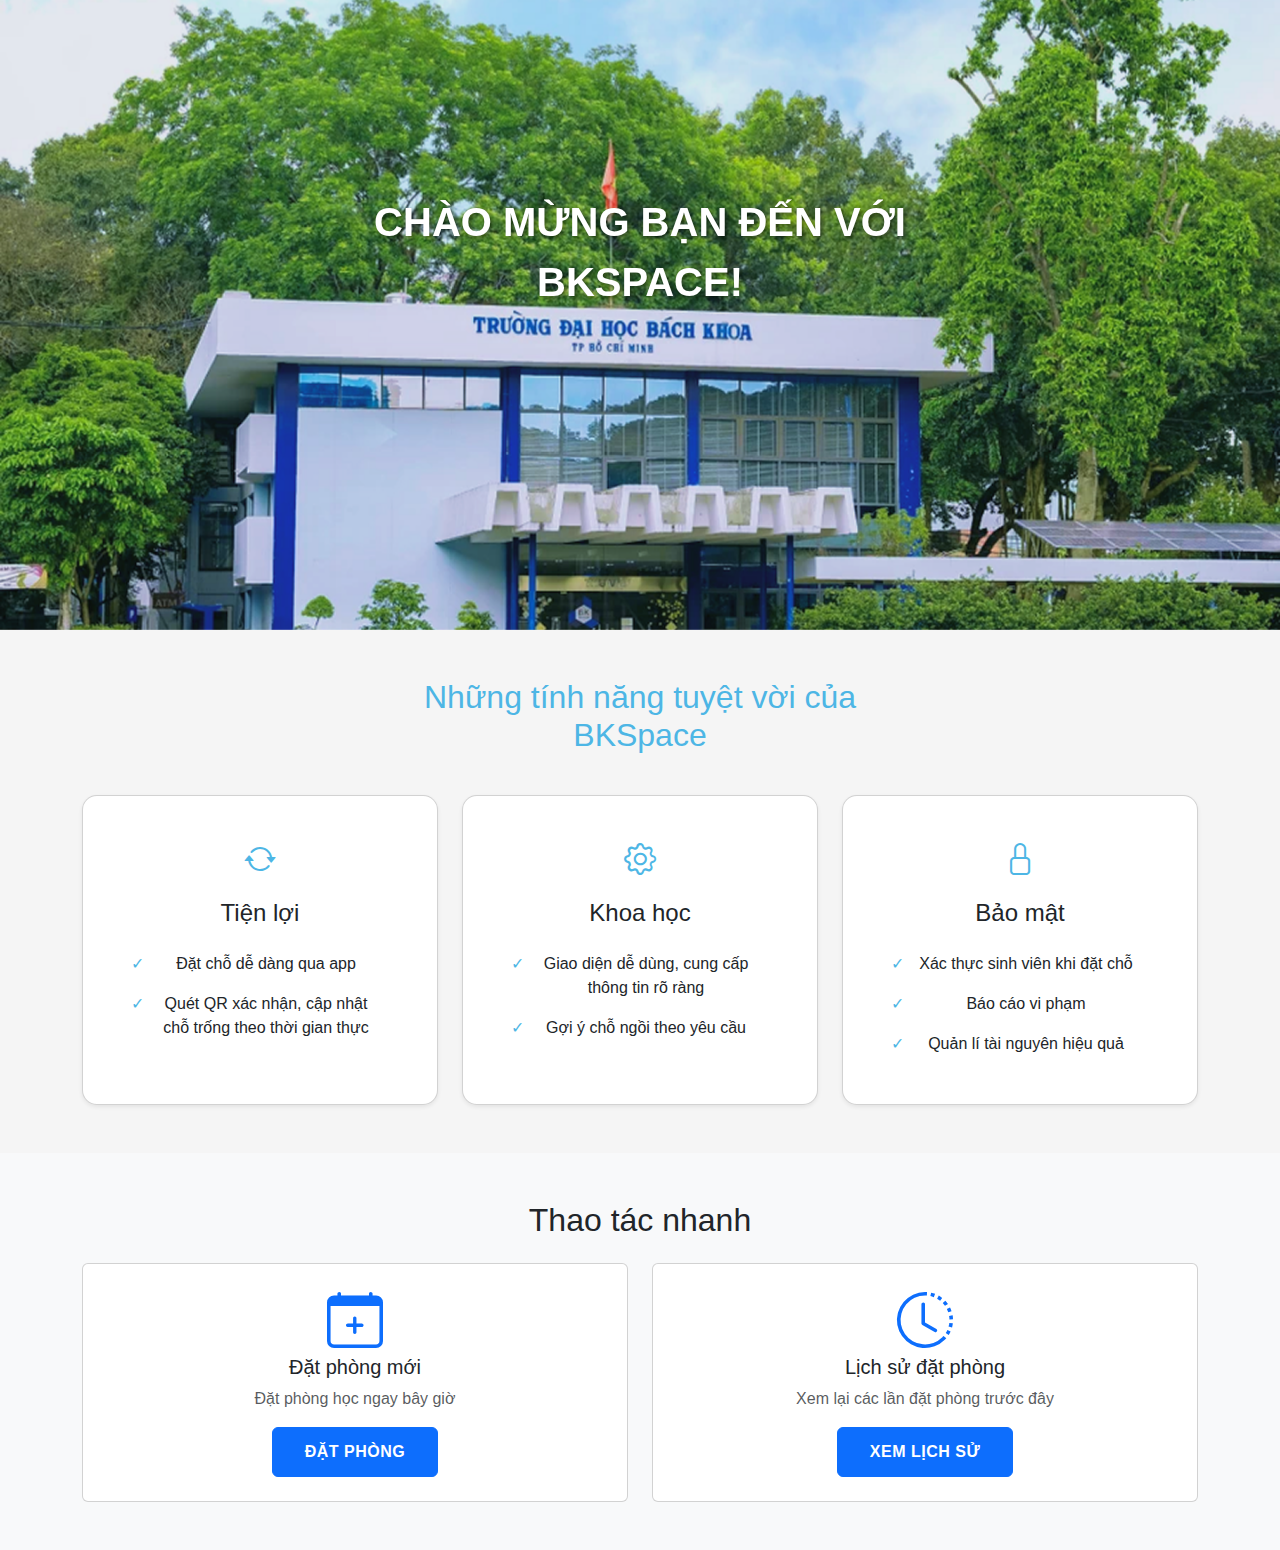
<file: views/dashboard.html>
<!DOCTYPE html>
<html lang="vi">
<head>
    <meta charset="UTF-8">
    <meta name="viewport" content="width=device-width, initial-scale=1.0">
    <title>BKSpace - Dashboard</title>
    <!-- Bootstrap 5 CSS -->
    <link href="https://cdn.jsdelivr.net/npm/bootstrap@5.3.2/dist/css/bootstrap.min.css" rel="stylesheet">
    <!-- Bootstrap Icons -->
    <link href="https://cdn.jsdelivr.net/npm/bootstrap-icons@1.11.1/font/bootstrap-icons.css" rel="stylesheet">
    <!-- Font Awesome -->
    <link href="https://cdnjs.cloudflare.com/ajax/libs/font-awesome/6.0.0/css/all.min.css" rel="stylesheet">
    <!-- External CSS -->
    <link href="/assets/css/styles.css" rel="stylesheet">
</head>
<body>
    <!-- Hero Section -->
    <div class="hero">
        <img src="/assets/img/main_page_bg.png" alt="HCMUT Building">
        <div class="hero-text">
            CHÀO MỪNG BẠN ĐẾN VỚI<br>BKSPACE!
        </div>
    </div>
    
    <!-- Features Section -->
    <section class="py-5">
        <div class="container">
            <h2 class="text-center features-title">Những tính năng tuyệt vời của<br>BKSpace</h2>
            <div class="row g-4">
                <!-- Feature 1 -->
                <div class="col-md-4">
                    <div class="card feature-card shadow-sm p-4">
                        <div class="card-body text-center">
                            <div class="feature-icon">
                                <i class="bi bi-arrow-repeat"></i>
                            </div>
                            <h3 class="h4 mb-3">Tiện lợi</h3>
                            <ul class="list-group">
                                <li class="list-group-item">Đặt chỗ dễ dàng qua app</li>
                                <li class="list-group-item">Quét QR xác nhận, cập nhật chỗ trống theo thời gian thực</li>
                            </ul>
                        </div>
                    </div>
                </div>
                
                <!-- Feature 2 -->
                <div class="col-md-4">
                    <div class="card feature-card shadow-sm p-4">
                        <div class="card-body text-center">
                            <div class="feature-icon">
                                <i class="bi bi-gear"></i>
                            </div>
                            <h3 class="h4 mb-3">Khoa học</h3>
                            <ul class="list-group">
                                <li class="list-group-item">Giao diện dễ dùng, cung cấp thông tin rõ ràng</li>
                                <li class="list-group-item">Gợi ý chỗ ngồi theo yêu cầu</li>
                            </ul>
                        </div>
                    </div>
                </div>
                
                <!-- Feature 3 -->
                <div class="col-md-4">
                    <div class="card feature-card shadow-sm p-4">
                        <div class="card-body text-center">
                            <div class="feature-icon">
                                <i class="bi bi-lock"></i>
                            </div>
                            <h3 class="h4 mb-3">Bảo mật</h3>
                            <ul class="list-group">
                                <li class="list-group-item">Xác thực sinh viên khi đặt chỗ</li>
                                <li class="list-group-item">Báo cáo vi phạm</li>
                                <li class="list-group-item">Quản lí tài nguyên hiệu quả</li>
                            </ul>
                        </div>
                    </div>
                </div>
            </div>
        </div>
    </section>

    <!-- Quick Actions Section -->
    <section class="py-5 bg-light">
        <div class="container">
            <h2 class="text-center mb-4">Thao tác nhanh</h2>
            <div class="row g-4">
                <div class="col-md-6">
                    <div class="card h-100">
                        <div class="card-body text-center p-4">
                            <i class="bi bi-calendar-plus display-4 text-primary mb-3"></i>
                            <h3 class="h5">Đặt phòng mới</h3>
                            <p class="text-muted">Đặt phòng học ngay bây giờ</p>
                            <a href="#" class="btn btn-primary">Đặt phòng</a>
                        </div>
                    </div>
                </div>
                <div class="col-md-6">
                    <div class="card h-100">
                        <div class="card-body text-center p-4">
                            <i class="bi bi-clock-history display-4 text-primary mb-3"></i>
                            <h3 class="h5">Lịch sử đặt phòng</h3>
                            <p class="text-muted">Xem lại các lần đặt phòng trước đây</p>
                            <a href="#" class="btn btn-primary">Xem lịch sử</a>
                        </div>
                    </div>
                </div>
            </div>
        </div>
    </section>

    <!-- Bootstrap JS Bundle with Popper -->
    <script src="https://cdn.jsdelivr.net/npm/bootstrap@5.3.2/dist/js/bootstrap.bundle.min.js"></script>
    <!-- Components JS -->
    <script src="/script.js"></script>
</body>
</html>
</file>
<file: assets/css/styles.css>
:root {
    --primary-color: #4DB6E5;
}

body {
    font-family: 'Google Sans', sans-serif;
    background-color: #f5f5f5;
    height: 100%;
}

/* Navbar Styles */
.navbar {
    background-color: var(--primary-color) !important;
    padding: 15px 0;
}

.nav-link {
    color: white !important;
    margin-left: 5px;
    margin-right: 5px;
}

/* Hero main page Section */
.hero {
    position: relative;
    width: 100%;
    height: 70vh;
    overflow: hidden;
    transform-origin: center center;
    backface-visibility: hidden;
}



.hero img {
    position: absolute;
    top: 0;
    left: 0;
    width: 100%;
    height: 100%;
    object-fit: cover;
    object-position: center;
    transform: scale(1);
    transition: transform 0.3s ease;
    will-change: transform;
}

@media (max-width: 768px) {
    .hero {
        height: 400px;
    }
}

@media (max-width: 576px) {
    .hero {
        height: 300px;
    }
}

.hero-text {
    position: absolute;
    top: 40%;
    left: 50%;
    transform: translate(-50%, -50%);
    text-align: center;
    color: white;
    font-size: 2.5rem;
    font-weight: bold;
    text-shadow: 2px 2px 4px rgba(0, 0, 0, 0.5);
    z-index: 2;
    width: 90%;
    max-width: 800px;
}

/* Hero for others */

.sub-hero {
    position: relative;
    width: 100%;
    height: 40vh;
    overflow: hidden;
}

.sub-hero img {
    width: 100%;
    height: 100%;
    object-fit: cover;
}

.sub-hero-text {
    position: absolute;
    top: 40%;
    left: 50%;
    transform: translate(-50%, -50%);
    color: white;
    font-size: 2.5rem;
    font-weight: bold;
    text-align: center;
    text-shadow: 2px 2px 4px rgba(0,0,0,0.5);
}

/* Features Section */
.features-title {
    color: var(--primary-color);
    margin-bottom: 40px;
}

.feature-card {
    height: 100%;
    border-radius: 15px;
    transition: transform 0.3s;
}

.feature-card:hover {
    transform: translateY(-5px);
    box-shadow: 0 10px 20px rgba(0, 0, 0, 0.1);
}

.feature-icon {
    font-size: 2rem;
    margin-bottom: 15px;
    color: var(--primary-color);
}

.list-group-item {
    border: none;
    padding: 0.5rem 1.25rem;
    position: relative;
    padding-left: 2rem;
    background-color: transparent;
}

.list-group-item::before {
    content: "✓";
    position: absolute;
    left: 0.5rem;
    color: var(--primary-color);
}

/* Footer */
.footer {
    font-size: 15.5px;
    background-color: var(--primary-color);
    color: white;
    padding: 40px 0;
}

.logo {
    width: 80px;
    height: 80px;
    margin-right: 15px;
}

.footer a {
    color: white;
    text-decoration: none;
}

.footer a:hover {
    text-decoration: underline;
}

.social-icons .btn {
    width: 40px;
    height: 40px;
    padding: 0;
    display: flex;
    align-items: center;
    justify-content: center;
    background-color: white;
    margin-right: 10px;
}

.social-icons .btn i {
    color: var(--primary-color);
    font-size: 1.25rem;
}

/* Login Page Styles */
.login-page {
    min-height: 100vh;
    background-image: url('../img/log_in.png');
    background-size: cover;
    background-position: center;
    background-repeat: no-repeat;
}

.login-title {
    color: #333;
    font-size: 1.5rem;
    margin-bottom: 2rem;
}

.role-option {
    transition: all 0.3s ease !important;
}

.role-option:hover {
    transform: translateY(-2px) !important;
    box-shadow: 0 4px 12px rgba(0, 0, 0, 0.15) !important;
}

.role-option h3 {
    font-size: 1.1rem;
    color: inherit;
}

@media (max-width: 768px) {
    .role-option h3 {
        font-size: 1rem;
    }
}

/* Mini Header */
.mini-header {
    font-size: 17px;
}

/* Search Bar */
.search-container {
    position: absolute;
    top: 60%;
    left: 50%;
    transform: translate(-50%, -50%);
    width: 90%;
    max-width: 500px;
}

.search-container .input-group {
    background: white;
    border-radius: 25px;
    overflow: hidden;
}

.search-container .input-group-text {
    border-radius: 25px 0 0 25px;
    background: white;
    border: none;
}

.search-container .form-control {
    border-radius: 0 25px 25px 0;
    border: none;
}

.search-container .form-control:focus {
    box-shadow: none;
}

/* Booking Confirmation Page Styles */
.booking-container {
    max-width: 800px;
    margin: 2rem auto;
    padding: 2rem;
    background: #fff;
    border-radius: 10px;
    box-shadow: 0 0 20px rgba(0, 0, 0, 0.1);
}
.page-title {
    color: #2196F3;
    text-align: center;
    margin-bottom: 2rem;
    font-weight: 600;
}
.room-info {
    background: #f8f9fa;
    padding: 1.5rem;
    border-radius: 8px;
    margin-bottom: 2rem;
}
.room-info h3 {
    color: #1976D2;
    font-size: 1.5rem;
    margin-bottom: 1.5rem;
    border-bottom: 2px solid #2196F3;
    padding-bottom: 0.5rem;
}
.room-info p {
    margin-bottom: 0.8rem;
    font-size: 1.1rem;
}
.room-info strong {
    color: #333;
    margin-right: 0.5rem;
}
.form-group {
    margin-bottom: 1.5rem;
}
.form-group label {
    font-weight: 600;
    color: #333;
    margin-bottom: 0.5rem;
    display: block;
}
.form-group input {
    width: 100%;
    padding: 0.75rem;
    border: 1px solid #ddd;
    border-radius: 6px;
    font-size: 1rem;
    transition: border-color 0.3s;
}
.form-group input:focus {
    border-color: #2196F3;
    outline: none;
    box-shadow: 0 0 0 2px rgba(33, 150, 243, 0.2);
}
.hint {
    color: #666;
    font-size: 0.9rem;
    margin-top: 0.5rem;
    display: block;
}
.button-group {
    display: flex;
    gap: 1rem;
    margin-top: 2rem;
}
.btn {
    padding: 0.75rem 2rem;
    font-weight: 600;
    text-transform: uppercase;
    letter-spacing: 0.5px;
    border-radius: 6px;
    transition: all 0.3s;
}
.btn-confirm {
    background: #2196F3;
    color: white;
    border: none;
    flex: 1;
}
.btn-confirm:hover {
    background: #1976D2;
    transform: translateY(-2px);
}
.btn-back {
    background: #f8f9fa;
    color: #333;
    border: 1px solid #ddd;
    flex: 1;
}
.btn-back:hover {
    background: #e9ecef;
}
.alert {
    border-radius: 6px;
    padding: 1rem;
    margin-bottom: 2rem;
}
.booking-form {
    display: flex;
    flex-direction: column;
    gap: 1.5rem;
    max-width: 800px;
    margin: 2rem auto;
    padding: 2rem;
    background: white;
    border-radius: 8px;
    box-shadow: 0 2px 4px rgba(0, 0, 0, 0.1);
}

.page-title {
    text-align: center;
    color: var(--primary-color);
    margin-bottom: 2rem;
    font-size: 1.8rem;
    font-weight: bold;
}

.form-group {
    display: flex;
    flex-direction: column;
    gap: 0.5rem;
}

.form-group label {
    font-weight: 500;
    color: #333;
    font-size: 1rem;
}

.form-group input {
    padding: 0.8rem;
    border: 1px solid #ddd;
    border-radius: 4px;
    font-size: 1rem;
    transition: border-color 0.3s;
}

.form-group input:focus {
    outline: none;
    border-color: var(--primary-color);
    box-shadow: 0 0 0 2px rgba(77, 182, 229, 0.1);
}

.form-group .hint {
    font-size: 0.8rem;
    color: #666;
    margin-top: 0.25rem;
}

.button-group {
    display: flex;
    gap: 1rem;
    justify-content: center;
    margin-top: 2rem;
}

.btn-confirm,
.btn-back {
    padding: 0.8rem 2rem;
    border: none;
    border-radius: 4px;
    font-size: 1rem;
    cursor: pointer;
    transition: all 0.3s ease;
}

.btn-confirm {
    background-color: var(--primary-color);
    color: white;
}

.btn-back {
    background-color: #ff4444;
    color: white;
}

.btn-confirm:hover,
.btn-back:hover {
    opacity: 0.9;
    transform: translateY(-1px);
}

@media (max-width: 768px) {
    .booking-form {
        margin: 1rem;
        padding: 1rem;
    }
    
    .button-group {
        flex-direction: column;
    }
    
    .btn-confirm,
    .btn-back {
        width: 100%;
    }
}

/* Booking Cards Styles */
.room-card {
    text-decoration: none;
    color: inherit;
    display: block;
    transition: transform 0.3s ease;
}

.room-card:hover {
    transform: translateY(-5px);
    text-decoration: none;
    color: inherit;
}

.room-card img {
    border-radius: 8px;
    box-shadow: 0 2px 4px rgba(0, 0, 0, 0.1);
}

.room-card p {
    margin-top: 12px;
    color: #333;
    font-weight: 500;
}
</file>
